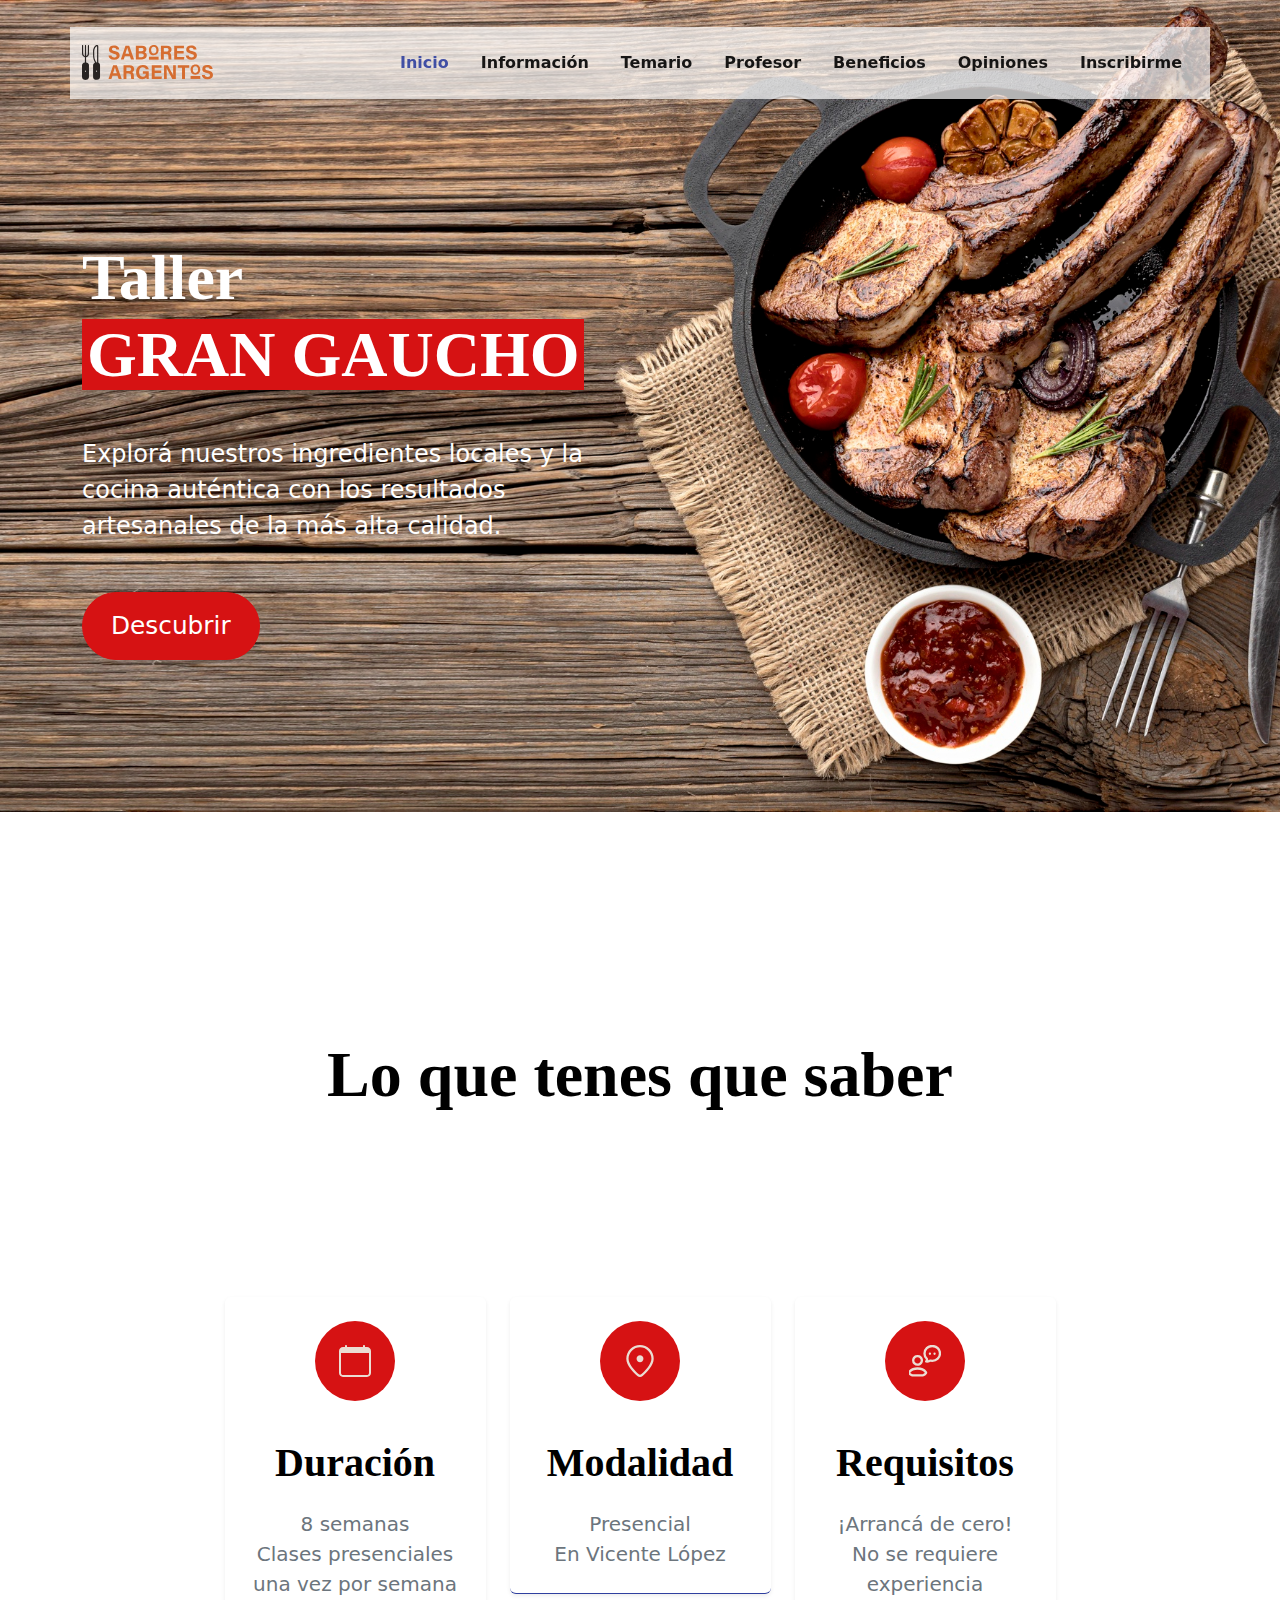
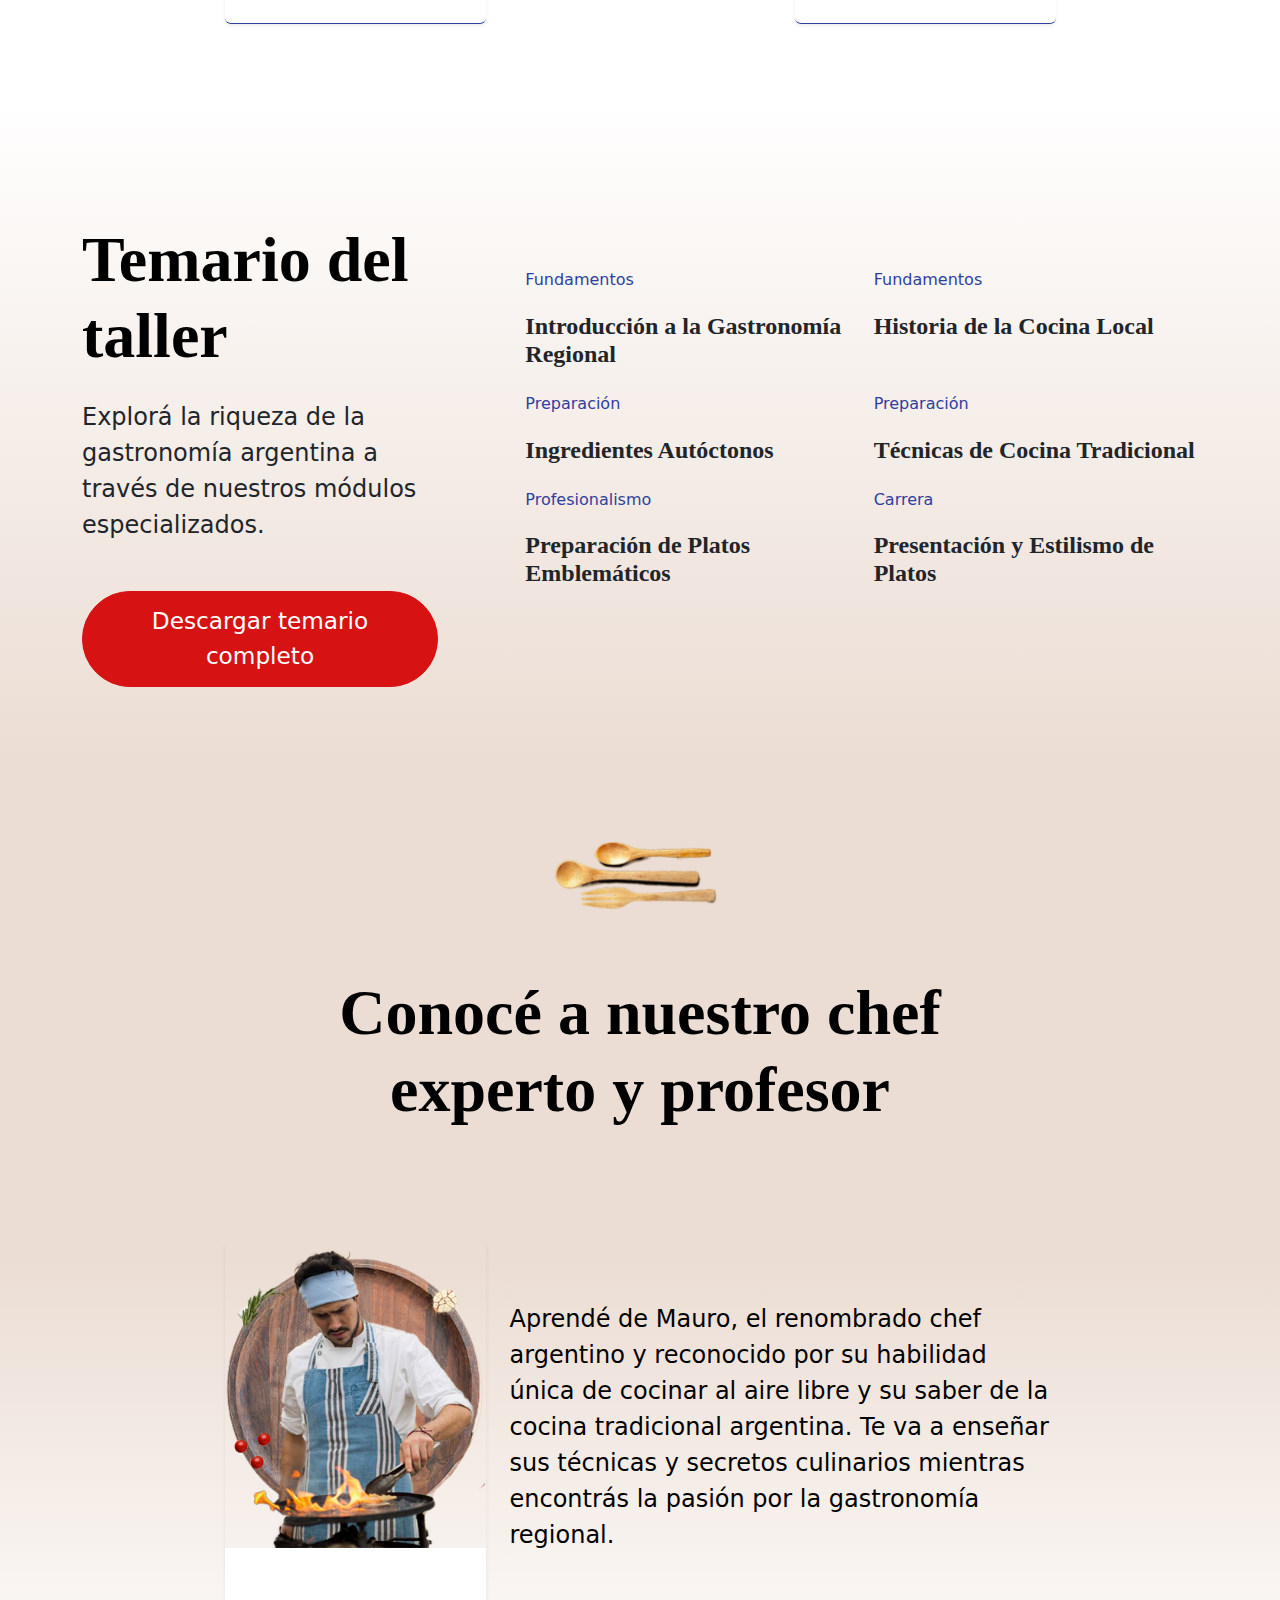
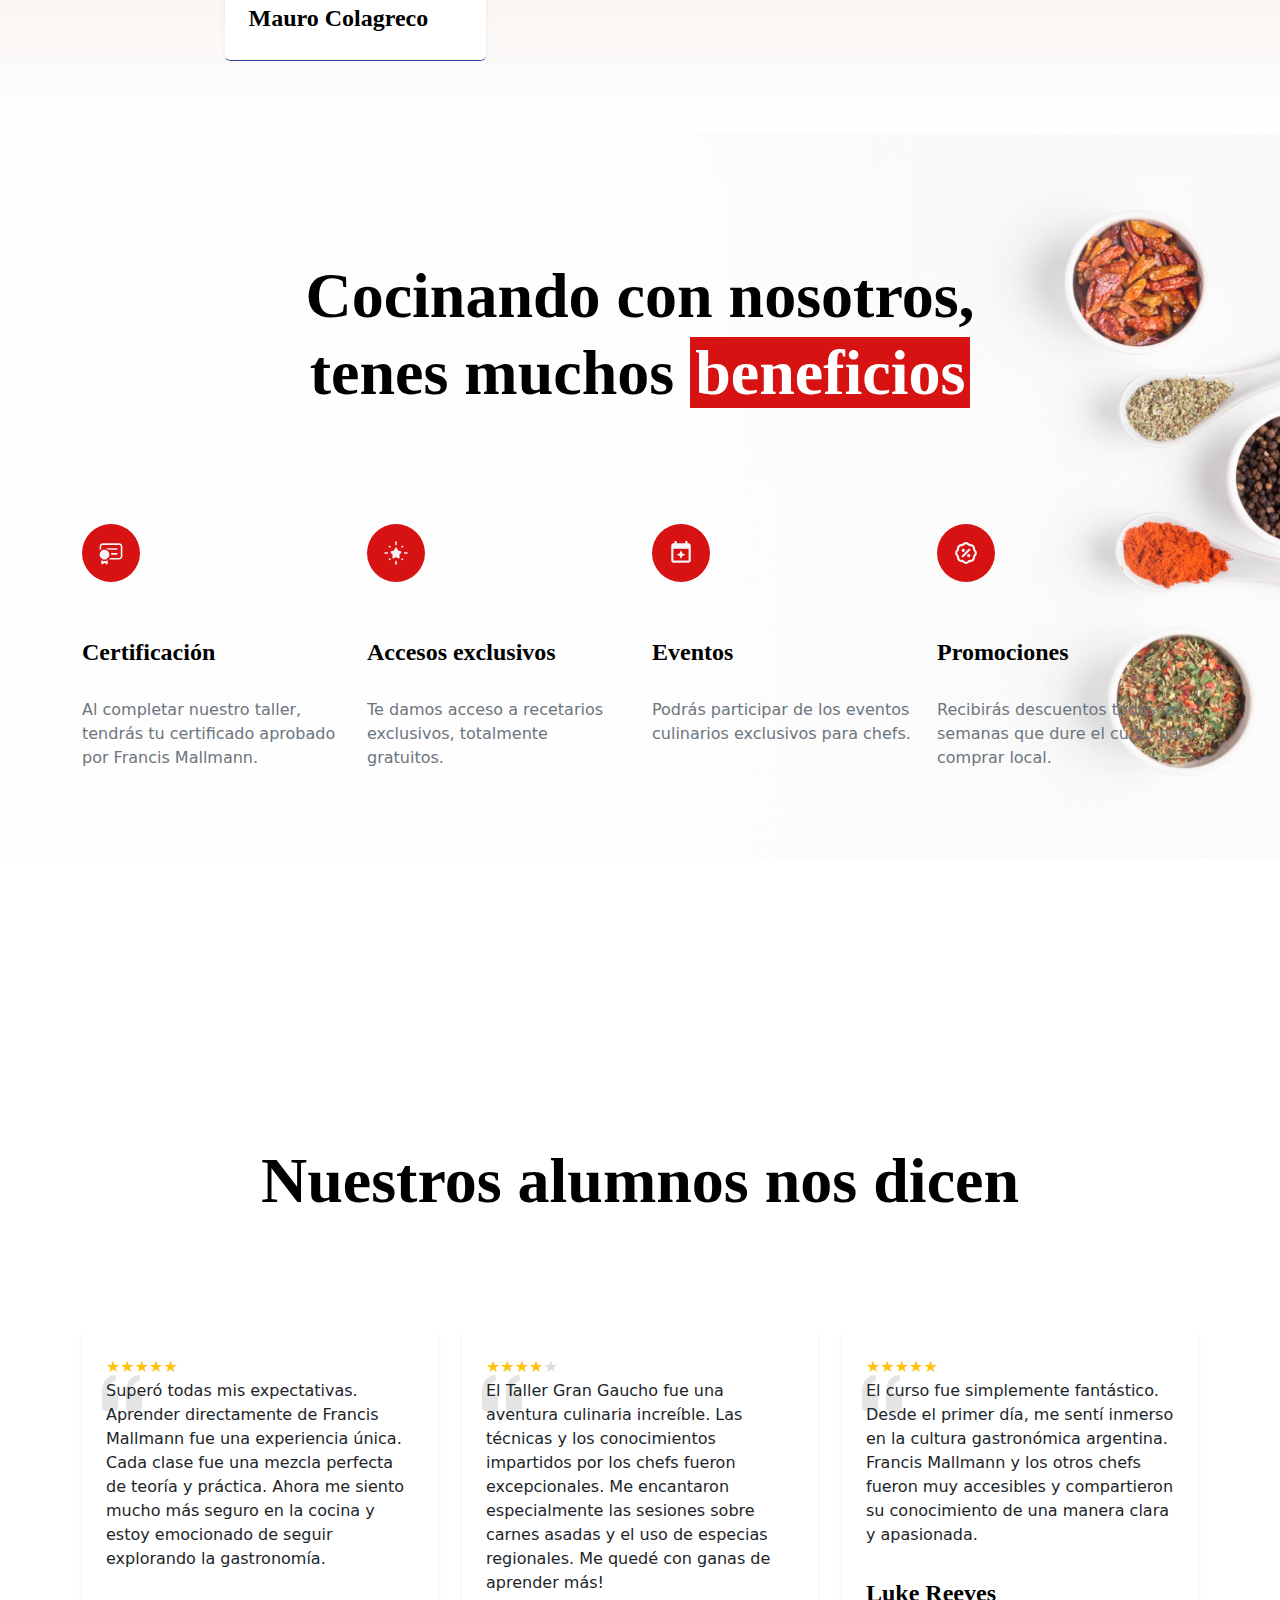
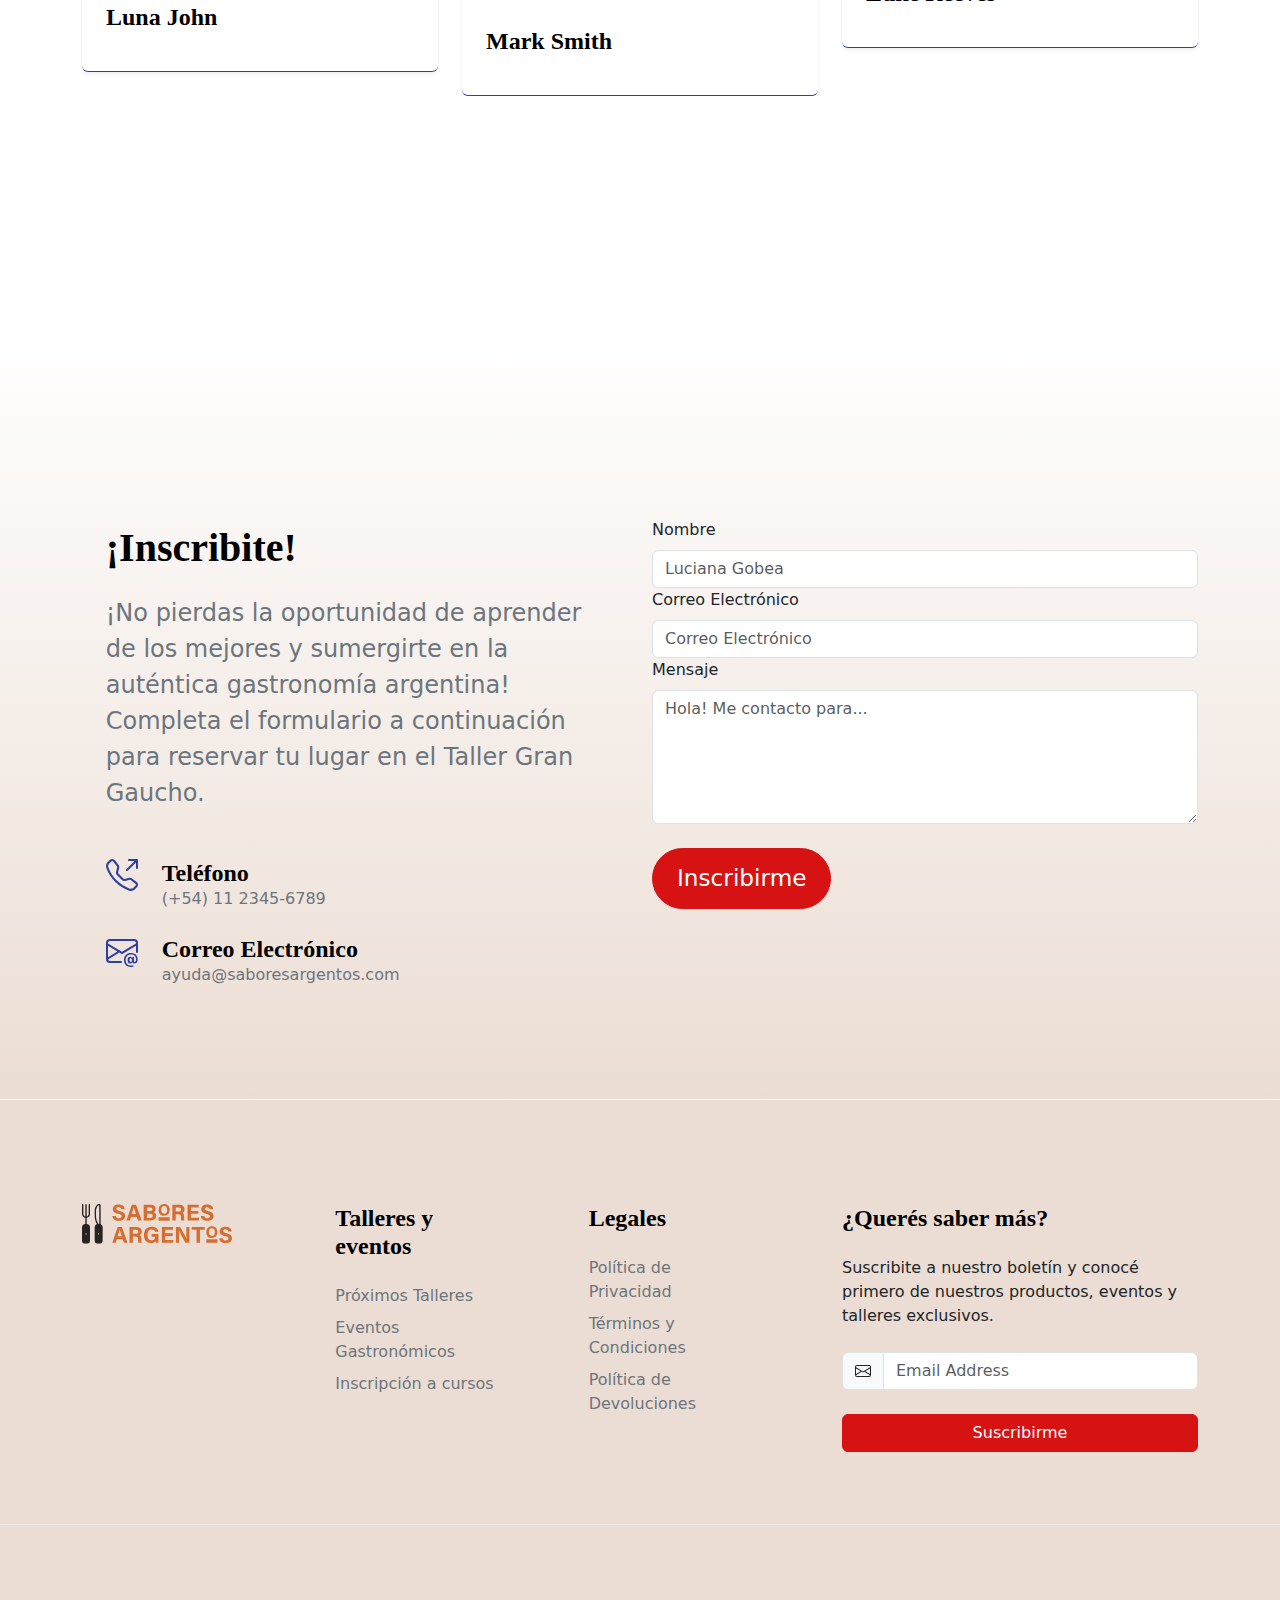
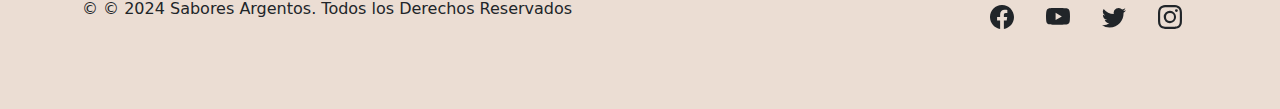
<file: Detalle/index2.html>
<!doctype html>
<html lang="en">

<head>
  <!-- Required Meta Tags -->
  <meta charset="utf-8">
  <meta name="viewport" content="width=device-width, initial-scale=1">

  <!-- Document Title, Description, and Author -->
  <title>Sabores Argentos</title>
  <meta name="description" content="Wave is a Bootstrap 5 One Page Template.">
  <meta name="author" content="BootstrapBrain">

  <!-- Favicon and Touch Icons -->
  <link rel="icon" type="image/png" sizes="512x512" href="./assets/img/icons/icon.svg">

  <!-- Google Fonts Files -->
  <link rel="preconnect" href="https://fonts.googleapis.com">
  <link rel="preconnect" href="https://fonts.gstatic.com" crossorigin>
  <link href="https://fonts.googleapis.com/css2?family=Oswald:wght@200;300;400;500;600;700&family=Satisfy&display=swap" rel="stylesheet">

  <!-- CSS Files -->
  <link rel="stylesheet" href="assets/css/wave-bsb.css">

  <!-- BSB Head -->
</head>

<body data-bs-spy="scroll" data-bs-target="#bsb-tpl-navbar" data-bs-smooth-scroll="true" tabindex="0">
  <!-- Asegúrate de que la clase bsb-tpl-bg-blue esté aplicada a la sección correcta -->
  <div class="bg-testimonial">
  <!-- Header -->
  <header id="header" class="sticky-top bsb-tpl-header-sticky bsb-tpl-header-sticky-animationX">

    <!-- Navbar 1 - Bootstrap Brain Component -->
    <nav id="scrollspyNav" class="navbar navbar-expand-lg bsb-navbar bsb-navbar-hover bsb-navbar-caret bsb-tpl-navbar-sticky" data-bsb-sticky-target="#header">
      <div class="container" >
        <a class="navbar-brand" href="index.html">
          <img src="./assets/img/branding/logo-sab.svg" class="bsb-tpl-logo" alt="">
        </a>
        <button class="navbar-toggler border-0" type="button" data-bs-toggle="offcanvas" data-bs-target="#offcanvasNavbar" aria-controls="offcanvasNavbar">
          <svg xmlns="http://www.w3.org/2000/svg" width="24" height="24" fill="currentColor" class="bi bi-list" viewBox="0 0 16 16">
            <path fill-rule="evenodd" d="M2.5 12a.5.5 0 0 1 .5-.5h10a.5.5 0 0 1 0 1H3a.5.5 0 0 1-.5-.5zm0-4a.5.5 0 0 1 .5-.5h10a.5.5 0 0 1 0 1H3a.5.5 0 0 1-.5-.5zm0-4a.5.5.5 0 0 1 .5-.5h10a.5.5 0 0 1 0 1H3a.5.5 0 0 1-.5-.5z" />
          </svg>
        </button>
        <div class="offcanvas offcanvas-end" tabindex="-1" id="offcanvasNavbar" aria-labelledby="offcanvasNavbarLabel">
          <div class="offcanvas-header">
            <h5 class="offcanvas-title" id="offcanvasNavbarLabel">Menu</h5>
            <button type="button" class="btn-close" data-bs-dismiss="offcanvas" aria-label="Close"></button>
          </div>
          <div class="offcanvas-body">
            <ul id="bsb-tpl-navbar" class="navbar-nav justify-content-end flex-grow-1">
              <li class="nav-item">
                <a class="nav-link active" href="../index.html" aria-current="page" data-bs-dismiss="offcanvas" data-bs-target="#offcanvasNavbar">Inicio</a>
              </li>
              <li class="nav-item">
                <a class="nav-link" href="#scrollspyServices" data-bs-dismiss="offcanvas" data-bs-target="#offcanvasNavbar">Información</a>
              </li>
              <li class="nav-item">
                <a class="nav-link" href="#scrollspyBlog" data-bs-dismiss="offcanvas" data-bs-target="#offcanvasNavbar">Temario</a>
              </li>
              <li class="nav-item">
                <a class="nav-link" href="#scrollspyPricing" data-bs-dismiss="offcanvas" data-bs-target="#offcanvasNavbar">Profesor</a>
              </li>
              <li class="nav-item">
                <a class="nav-link" href="#scrollspyTeam" data-bs-dismiss="offcanvas" data-bs-target="#offcanvasNavbar">Beneficios</a>
              </li>
              <li class="nav-item">
                <a class="nav-link" href="#testimonials" data-bs-dismiss="offcanvas" data-bs-target="#offcanvasNavbar">Opiniones</a>
              </li>
              <li class="nav-item">
                <a class="nav-link" href="#scrollspyPortfolio" data-bs-dismiss="offcanvas" data-bs-target="#offcanvasNavbar">Inscribirme</a>
              </li>
            </ul>
          </div>
        </div>
      </div>
    </nav>

  </header>

  <!-- Hero 2 - Bootstrap Brain Component -->
  <section id="scrollspyHero" class="bsb-hero-2 py-5 py-xl-8 py-xxl-10 ">
    <div class="container overflow-hidden">
      <div class="row gy-3 gy-lg-0 align-items-lg-center justify-content-lg-between">
        <div class="col-12 col-lg-6 order-1 order-lg-0">
          <h1 class="display-3 fw-bolder mb-3">Taller <br><span class="resaltado"> GRAN GAUCHO</span></h1>
          <p class="fs-4 mb-5">Explorá nuestros ingredientes locales y la cocina auténtica con los resultados artesanales de la más alta calidad.</p>
          <div class="d-grid gap-2 d-sm-flex">
            <button type="button" class="btn btn-primary bsb-btn-3xl rounded-pill">Descubrir</button>
          </div>
        </div>
      </div>
    </div>
  </section>
</div>

  <!-- Fact 1 - Bootstrap Brain Component -->
<section id="scrollspyServices" class="py-5 py-xl-8 bsb-section-py-xxl-1">
  <div class="container mb-5 mb-md-6 mb-xl-10 mt-custom">
    <div class="row justify-content-md-center">
      <div class="col-12 col-md-10 col-lg-9 col-xl-8 col-xxl-7 text-center">
        <h2 class="display-3 fw-bolder mb-4">Lo que tenes que saber</h2>
      </div>
    </div>
  </div>
  <div class="container pt-5 pt-xl-8 bsb-section-pt-xxl-1">
    <div class="row gy-4 justify-content-center">
      <div class="col-12 col-sm-6 col-xl-3">
        <div class="card border-0 border-bottom border-primary shadow-sm">
          <div class="card-body text-center p-4 p-xxl-5">
            <div class="btn btn-primary bsb-btn-circle bsb-btn-circle-4xl pe-none mb-2 bsb-tpl-bg-yellow text-primary border-0">
              <img src="./assets/img/blog/bi_calendar.svg" width="32" height="32" alt="Icono de Calendario">
            </div>
            <h3 class="h1 mb-2">Duración</h3> <br>
            <p class="fs-5 mb-0 text-secondary">8 semanas <br> Clases presenciales una vez por semana</p>
          </div>
        </div>
      </div>
      <div class="col-12 col-sm-6 col-xl-3">
        <div class="card border-0 border-bottom border-primary shadow-sm">
          <div class="card-body text-center p-4 p-xxl-5">
            <div class="btn btn-primary bsb-btn-circle bsb-btn-circle-4xl pe-none mb-2 bsb-tpl-bg-green text-primary border-0">
              <img src="./assets/img/blog/fluent_location-16-regular.svg" width="32" height="32" alt="Icono de Ubicación">
            </div>
            <h3 class="h1 mb-2">Modalidad</h3> <br>
            <p class="fs-5 mb-0 text-secondary">Presencial <br> En Vicente López</p>
          </div>
        </div>
      </div>
      <div class="col-12 col-sm-6 col-xl-3">
        <div class="card border-0 border-bottom border-primary shadow-sm">
          <div class="card-body text-center p-4 p-xxl-5">
            <div class="btn btn-primary bsb-btn-circle bsb-btn-circle-4xl pe-none mb-2 bsb-tpl-bg-pink text-primary border-0">
              <img src="./assets/img/blog/hugeicons_question.svg" width="32" height="32" alt="Icono de Pregunta">
            </div>
            <h3 class="h1 mb-2">Requisitos</h3> <br>
            <p class="fs-5 mb-0 text-secondary">¡Arrancá de cero!<br>
              No se requiere experiencia</p>
          </div>
        </div>
      </div>
    </div>
  </div>
</section>

 <!-- Section - Blog -->
    <!-- Blog 2 - Bootstrap Brain Component -->
    <section id="scrollspyBlog" class="bsb-tpl-bg-linen py-5 py-xl-8 bsb-section-py-xxl-1" style="background: var(--Linear, linear-gradient(0deg, #EBDDD3 0%, #FFF 100%));">
      <div class="container">
        <div class="row gy-5 gy-lg-0 align-items-center">
          <div class="col-12 col-lg-4">
            <h2 class="display-3 fw-bolder mb-4">Temario del taller</h2>
            <p class="fs-4 mb-4 mb-xl-5">Explorá la riqueza de la gastronomía argentina a través de nuestros módulos especializados.</p>
            <a href="#!" class="btn bsb-btn-2xl btn-primary rounded-pill">Descargar temario completo</a>
          </div>
          <div class="col-12 col-lg-8">
            <div class="row justify-content-xl-end">
              <div class="col-12 col-xl-11">
                <div class="row gy-4 gy-xxl-5 gx-xxl-5">
                  <div class="col-12 col-lg-6">
                    <article>
                    
                      </figure>
                      <div class="entry-header mb-3">
                        <ul class="entry-meta list-unstyled d-flex mb-2">
                          <li>
                            <a class="link-primary text-decoration-none" href="#!">Fundamentos</a>
                          </li>
                        </ul>
                        <h2 class="entry-title h4 mb-0">
                          <a class="link-dark text-decoration-none" href="#!">Introducción a la Gastronomía Regional</a>
                        </h2>
                      </div>
                    </article>
                  </div>
                  <div class="col-12 col-lg-6">
                    <article>
                
                      </figure>
                      <div class="entry-header mb-3">
                        <ul class="entry-meta list-unstyled d-flex mb-2">
                          <li>
                            <a class="link-primary text-decoration-none" href="#!">Fundamentos</a>
                          </li>
                        </ul>
                        <h2 class="entry-title h4 mb-0">
                          <a class="link-dark text-decoration-none" href="#!">Historia de la Cocina Local</a>
                        </h2>
                      </div>
                     
                    </article>
                  </div>
                  <div class="col-12 col-lg-6">
                    <article>
                       
                      </figure>
                      <div class="entry-header mb-3">
                        <ul class="entry-meta list-unstyled d-flex mb-2">
                          <li>
                            <a class="link-primary text-decoration-none" href="#!">Preparación</a>
                          </li>
                        </ul>
                        <h2 class="entry-title h4 mb-0">
                          <a class="link-dark text-decoration-none" href="#!">Ingredientes Autóctonos</a>
                        </h2>
                      </div>
                     
                    </article>
                  </div>
                  <div class="col-12 col-lg-6">
                    <article>
                        
                      </figure>
                      <div class="entry-header mb-3">
                        <ul class="entry-meta list-unstyled d-flex mb-2">
                          <li>
                            <a class="link-primary text-decoration-none" href="#!">Preparación</a>
                          </li>
                        </ul>
                        <h2 class="entry-title h4 mb-0">
                          <a class="link-dark text-decoration-none" href="#!">Técnicas de Cocina Tradicional</a>
                        </h2>
                      </div>
                    </article>
                  </article>
                </div>
                <div class="col-12 col-lg-6">
                  <article>
                      
                    </figure>
                    <div class="entry-header mb-3">
                      <ul class="entry-meta list-unstyled d-flex mb-2">
                        <li>
                          <a class="link-primary text-decoration-none" href="#!">Profesionalismo</a>
                        </li>
                      </ul>
                      <h2 class="entry-title h4 mb-0">
                        <a class="link-dark text-decoration-none" href="#!">Preparación de Platos 
                          Emblemáticos</a>
                      </h2>
                    </div>
                  </article>
                </article>
              </div>
              <div class="col-12 col-lg-6">
                <article>
                    
                  </figure>
                  <div class="entry-header mb-3">
                    <ul class="entry-meta list-unstyled d-flex mb-2">
                      <li>
                        <a class="link-primary text-decoration-none" href="#!">Carrera</a>
                      </li>
                    </ul>
                    <h2 class="entry-title h4 mb-0">
                      <a class="link-dark text-decoration-none" href="#!">Presentación y Estilismo de Platos</a>
                    </h2>
                  </div>
                </article>
                  </div>
                </div>
              </div>
            </div>
          </div>
        </div>
      </div>
    </section>

 <!-- Section - Team -->
 <section class="custom-bg">
 <section id="scrollspyTeam" class="py-5 py-xl-8 bsb-section-py-xxl-1">
  <div class="container mb-5 mb-md-6 mb-xl-10">
    <div class="row justify-content-center"> <!-- Cambié justify-content-md-center por justify-content-center -->
      <div class="col-12 col-md-10 col-lg-9 col-xl-8 col-xxl-7 text-center">
        <div class="mb-4">
          <img src="./assets/img/cta/Frame 36.png" alt="Descripción de la imagen" width="255" height="90" class="img-fluid">
        </div>
        <h2 class="display-3 fw-bolder mb-4">Conocé a nuestro chef experto y profesor</h2>
      </div>
    </div>
  </div>
    <div class="container overflow-hidden">
      <div class="row gy-4 gy-lg-0 gx-xxl-5 justify-content-center">
        <!-- Columna de la Imagen -->
        <div class="col-12 col-md-6 col-lg-3">
          <div class="card border-0 border-bottom border-primary shadow-sm overflow-hidden" style="background: transparent;">
            <div class="card-body p-0">
              <figure class="m-0 p-0">
                <img class="img-fluid" loading="lazy" src="./assets/img/cta/chef-carnes-2.png" alt="">
                <figcaption class="m-0 p-4" style="background-color: var(--bs-body-bg);">
                  <h4 class="mb-1">Mauro Colagreco</h4>
                </figcaption>
              </figure>
            </div>
          </div>
        </div>
        <!-- Columna del Párrafo -->
        <div class="col-12 col-md-6 col-lg-6 d-flex align-items-center">
          <p class="fs-4 mb-5 text-black">Aprendé de Mauro, el renombrado chef argentino y reconocido por su habilidad única de cocinar al aire libre y su saber de la cocina tradicional argentina. Te va a enseñar sus técnicas y secretos culinarios mientras encontrás la pasión por la gastronomía regional.</p>
        </div>
      </div>
    </div>
    </section>
  </section>
  

 <!-- Service 3 - Bootstrap Brain Component -->
<section id="scrollspyServices" class="py-5 py-xl-8 bsb-section-py-xxl-1 portfolio-background">
  <div class="container mb-5 mb-md-6 mb-xl-10">
    <div class="row justify-content-md-center">
      <div class="col-12 col-md-10 col-lg-9 col-xl-8 col-xxl-7 text-center">
        <h2 class="display-3 fw-bolder mb-4">Cocinando con nosotros, tenes muchos <span class=resaltado>beneficios</span></h2>
      </div>
    </div>
  </div>

  <div class="container overflow-hidden">
    <div class="row gy-5 gx-md-4 gy-lg-0 gx-xxl-5 justify-content-center">
      <div class="col-11 col-sm-6 col-lg-3">
        <div class="badge bsb-tpl-bg-yellow text-primary p-3 mb-4">
          <img src="./assets/img/blog/fluent_certificate-16-regular (1).svg" width="26" height="26" fill="currentColor" class="bi bi-pie-chart" viewBox="0 0 16 16">
            <path d="M7.5 1.018a7 7 0 0 0-4.79 11.566L7.5 7.793V1.018zm1 0V7.5h6.482A7.001 7.001 0 0 0 8.5 1.018zM14.982 8.5H8.207l-4.79 4.79A7 7 0 0 0 14.982 8.5zM0 8a8 8 0 1 1 16 0A8 8 0 0 1 0 8z" />
          </svg>
        </div>
        <h4 class="mb-3">Certificación</h4>
        <p class="mb-3 text-secondary">Al completar nuestro taller, tendrás tu certificado aprobado por Francis Mallmann.</p>
      
      </div>
      <div class="col-11 col-sm-6 col-lg-3">
        <div class="badge bsb-tpl-bg-green text-primary p-3 mb-4">
          <img src="./assets/img/blog/solar_star-shine-bold (1).svg" width="26" height="26" fill="currentColor" class="bi bi-aspect-ratio" viewBox="0 0 16 16">
            <path d="M0 3.5A1.5 1.5 0 0 1 1.5 2h13A1.5 1.5 0 0 1 16 3.5v9a1.5 1.5 0 0 1-1.5 1.5h-13A1.5 1.5 0 0 1 0 12.5v-9zM1.5 3a.5.5 0 0 0-.5.5v9a.5.5 0 0 0 .5.5h13a.5.5 0 0 0 .5-.5v-9a.5.5 0 0 0-.5-.5h-13z" />
            <path d="M2 4.5a.5.5 0 0 1 .5-.5h3a.5.5 0 0 1 0 1H3v2.5a.5.5 0 0 1-1 0v-3zm12 7a.5.5 0 0 1-.5.5h-3a.5.5 0 0 1 0-1H13V8.5a.5.5 0 0 1 1 0v3z" />
          </svg>
        </div>
        <h4 class="mb-3">Accesos exclusivos</h4>
        <p class="mb-3 text-secondary">Te damos acceso a recetarios exclusivos, totalmente gratuitos.</p>
       
      </div>
      <div class="col-11 col-sm-6 col-lg-3">
        <div class="badge bsb-tpl-bg-pink text-primary p-3 mb-4">
          <img src="./assets/img/blog/mdi_event-auto (1).svg" width="26" height="26" fill="currentColor" class="bi bi-airplane-engines" viewBox="0 0 16 16">
            <path d="M8 0c-.787 0-1.292.592-1.572 1.151A4.347 4.347 0 0 0 6 3v3.691l-2 1V7.5a.5.5 0 0 0-.5-.5h-1a.5.5 0 0 0-.5.5v1.191l-1.17.585A1.5 1.5 0 0 0 0 10.618V12a.5.5 0 0 0 .582.493l1.631-.272.313.937a.5.5 0 0 0 .948 0l.405-1.214 2.21-.369.375 2.253-1.318 1.318A.5.5 0 0 0 5.5 16h5a.5.5 0 0 0 .354-.854l-1.318-1.318.375-2.253 2.21.369.405 1.214a.5.5 0 0 0 .948 0l.313-.937 1.63.272A.5.5 0 0 0 16 12v-1.382a1.5 1.5 0 0 0-.83-1.342L14 8.691V7.5a.5.5 0 0 0-.5-.5h-1a.5.5 0 0 0-.5.5v.191l-2-1V3c0-.568-.14-1.271-.428-1.849C9.292.591 8.787 0 8 0ZM7 3c0-.432.11-.979.322-1.401C7.542 1.159 7.787 1 8 1c.213 0 .458.158.678.599C8.889 2.02 9 2.569 9 3v4a.5.5 0 0 0 .276.447l5.448 2.724a.5.5 0 0 1 .276.447v.792l-5.418-.903a.5.5 0 0 0-.575.41l-.5 3a.5.5 0 0 0 .14.437l.646.646H6.707l.647-.646a.5.5 0 0 0 .14-.436l-.5-3a.5.5 0 0 0-.576-.411L1 11.41v-.792a.5.5 0 0 1 .276-.447l5.448-2.724A.5.5 0 0 0 7 7V3Z" />
          </svg>
        </div>
        <h4 class="mb-3">Eventos</h4>
        <p class="mb-3 text-secondary">Podrás participar de los eventos culinarios exclusivos para chefs.</p>
       
      </div>
      <div class="col-11 col-sm-6 col-lg-3">
        <div class="badge bsb-tpl-bg-cyan text-primary p-3 mb-4">
          <img src="./assets/img/blog/mingcute_sale-line (1).svg" width="26" height="26" fill="currentColor" class="bi bi-alarm" viewBox="0 0 16 16">
            <path d="M8.5 5.5a.5.5 0 0 0-1 0v3.362l-1.429 2.38a.5.5 0 1 0 .858.515l1.5-2.5A.5.5 0 0 0 8.5 9V5.5z" />
            <path d="M6.5 0a.5.5 0 0 0 0 1H7v1.07a7.001 7.001 0 0 0-3.273 12.474l-.602.602a.5.5 0 0 0 .707.708l.746-.746A6.97 6.97 0 0 0 8 16a6.97 6.97 0 0 0 3.422-.892l.746.746a.5.5 0 0 0 .707-.708l-.601-.602A7.001 7.001 0 0 0 9 2.07V1h.5a.5.5 0 0 0 0-1h-3zm1.038 3.018a6.093 6.093 0 0 1 .924 0 6 6 0 1 1-.924 0zM0 3.5c0 .753.333 1.429.86 1.887A8.035 8.035 0 0 1 4.387 1.86 2.5 2.5 0 0 0 0 3.5zM13.5 1c-.753 0-1.429.333-1.887.86a8.035 8.035 0 0 1 3.527 3.527A2.5 2.5 0 0 0 13.5 1z" />
          </svg>
        </div>
        <h4 class="mb-3">Promociones</h4>
        <p class="mb-3 text-secondary">Recibirás descuentos todas las semanas que dure el curso para comprar local.</p>
        
      </div>
    </div>
  </div>
</section>


    <!-- Call To Action 1 - Bootstrap Brain Component -->
    <section class="bsb-cta-1 px-2 bsb-overlay" style="background-image: url('./assets/img/about/Section (10).png');">

   
          <section class="py-5 py-xl-8 bsb-section-py-xxl-1">
            <div class="container mb-5 mb-md-6 mb-xl-10">
              <div class="row justify-content-md-center">
                <div class="col-xxl-10 text-center">
                  <h2 class="display-3 fw-bolder mb-4">Nuestros alumnos nos dicen</h2>
                </div>
              </div>
            </div>
      
            <div class="container overflow-hidden">
              <div class="row gy-4 gy-md-0 gx-xxl-5">
                <div class="col-12 col-md-4">
                  <div class="card border-0 border-bottom border-primary shadow-sm">
                    <div class="card-body p-4 p-xxl-5">
                      <figure>
                       
                        <figcaption>
                          <div class="bsb-ratings text-warning mb-3" data-bsb-star="5" data-bsb-star-off="0"></div>
                          <blockquote class="bsb-blockquote-icon mb-4">Superó todas mis expectativas. Aprender directamente de Francis Mallmann fue una experiencia única. Cada clase fue una mezcla perfecta de teoría y práctica. Ahora me siento mucho más seguro en la cocina y estoy emocionado de seguir explorando la gastronomía.</blockquote>
                          <h4 class="mb-2">Luna John</h4>
                        </figcaption>
                      </figure>
                    </div>
                  </div>
                </div>
                <div class="col-12 col-md-4">
                  <div class="card border-0 border-bottom border-primary shadow-sm">
                    <div class="card-body p-4 p-xxl-5">
                      <figure>
                        
                        <figcaption>
                          <div class="bsb-ratings text-warning mb-3" data-bsb-star="4" data-bsb-star-off="1"></div>
                          <blockquote class="bsb-blockquote-icon mb-4">El Taller Gran Gaucho fue una aventura culinaria increíble. Las técnicas y los conocimientos impartidos por los chefs fueron excepcionales. Me encantaron especialmente las sesiones sobre carnes asadas y el uso de especias regionales. Me quedé con ganas de aprender más!</blockquote>
                          <h4 class="mb-2">Mark Smith</h4>
                        </figcaption>
                      </figure>
                    </div>
                  </div>
                </div>
                <div class="col-12 col-md-4">
                  <div class="card border-0 border-bottom border-primary shadow-sm">
                    <div class="card-body p-4 p-xxl-5">
                      <figure>
                        
                        <figcaption>
                          <div class="bsb-ratings text-warning mb-3" data-bsb-star="5" data-bsb-star-off="0"></div>
                          <blockquote class="bsb-blockquote-icon mb-4">El curso fue simplemente fantástico. Desde el primer día, me sentí inmerso en la cultura gastronómica argentina. Francis Mallmann y los otros chefs fueron muy accesibles y compartieron su conocimiento de una manera clara y apasionada.</blockquote>
                          <h4 class="mb-2">Luke Reeves</h4>
                        </figcaption>
                      </figure>
                    </div>
                  </div>
                </div>
              </div>
            </div>
            </section>
          </section>

 <!-- Contact 2 - Bootstrap Brain Component -->
<section id="scrollspyContact" class="py-5 py-xl-8 bsb-section-py-xxl-1" style="background: var(--Linear, linear-gradient(0deg, #EBDDD3 0%, #FFF 100%));">
  <div class="container">
    <div class="row gy-3 gy-md-4 gy-lg-0 align-items-lg-center">
      <div class="col-12 col-lg-6 order-lg-2">
        <form action="#" method="POST">
          <div class="mb-3">
            <label for="name" class="form-label">Nombre</label>
            <input type="text" class="form-control" id="name" name="name" placeholder="Luciana Gobea" required>
          </div>
          <div class="mb-3">
            <label for="email" class="form-label">Correo Electrónico</label>
            <input type="email" class="form-control" id="email" name="email" placeholder="Correo Electrónico" required>
          </div>
          <div class="mb-3">
            <label for="message" class="form-label">Mensaje</label>
            <textarea class="form-control" id="message" name="message" rows="5" placeholder="Hola! Me contacto para..." required></textarea>
          </div><br>
          <a href="#!" class="btn bsb-btn-2xl btn-primary rounded-pill">Inscribirme</a>
        </form>
      </div>
      <div class="col-12 col-lg-6 order-lg-1 mt-custom">
        <div class="row justify-content-xl-center">
          <div class="col-12 col-xl-11">
            <h2 class="h1 mb-3">¡Inscribite!</h2>
            <p class="lead fs-4 text-secondary mb-5">¡No pierdas la oportunidad de aprender de los mejores y sumergirte en la auténtica gastronomía argentina! Completa el formulario a continuación para reservar tu lugar en el Taller Gran Gaucho.</p>
            <div class="d-flex mb-4">
              <div class="me-4 text-primary">
            <div class="d-flex mb-4">
              <div class="me-4 text-primary">
                <svg xmlns="http://www.w3.org/2000/svg" width="32" height="32" fill="currentColor" class="bi bi-telephone-outbound" viewBox="0 0 16 16">
                  <path d="M3.654 1.328a.678.678 0 0 0-1.015-.063L1.605 2.3c-.483.484-.661 1.169-.45 1.77a17.568 17.568 0 0 0 4.168 6.608 17.569 17.569 0 0 0 6.608 4.168c.601.211 1.286.033 1.77-.45l1.034-1.034a.678.678 0 0 0-.063-1.015l-2.307-1.794a.678.678 0 0 0-.58-.122l-2.19.547a1.745 1.745 0 0 1-1.657-.459L5.482 8.062a1.745 1.745 0 0 1-.46-1.657l.548-2.19a.678.678 0 0 0-.122-.58L3.654 1.328zM1.884.511a1.745 1.745 0 0 1 2.612.163L6.29 2.98c.329.423.445.974.315 1.494l-.547 2.19a.678.678 0 0 0 .178.643l2.457 2.457a.678.678 0 0 0 .644.178l2.189-.547a1.745 1.745 0 0 1 1.494.315l2.306 1.794c.829.645.905 1.87.163 2.611l-1.034 1.034c-.74.74-1.846 1.065-2.877.702a18.634 18.634 0 0 1-7.01-4.42 18.634 18.634 0 0 1-4.42-7.009c-.362-1.03-.037-2.137.703-2.877L1.885.511zM11 .5a.5.5 0 0 1 .5-.5h4a.5.5 0 0 1 .5.5v4a.5.5 0 0 1-1 0V1.707l-4.146 4.147a.5.5 0 0 1-.708-.708L14.293 1H11.5a.5.5 0 0 1-.5-.5z" />
                </svg>
              </div>
              <div>
                <h4 class="mb-3" style="margin: 0px;">Teléfono</h4>
                <p class="mb-0">
                  <a class="link-secondary text-decoration-none" href="tel:+15057922430">(+54) 11 2345-6789</a>
                </p>
              </div>
            </div>
            <div class="d-flex">
              <div class="me-4 text-primary">
                <svg xmlns="http://www.w3.org/2000/svg" width="32" height="32" fill="currentColor" class="bi bi-envelope-at" viewBox="0 0 16 16">
                  <path d="M2 2a2 2 0 0 0-2 2v8.01A2 2 0 0 0 2 14h5.5a.5.5 0 0 0 0-1H2a1 1 0 0 1-.966-.741l5.64-3.471L8 9.583l7-4.2V8.5a.5.5 0 0 0 1 0V4a2 2 0 0 0-2-2H2Zm3.708 6.208L1 11.105V5.383l4.708 2.825ZM1 4.217V4a1 1 0 0 1 1-1h12a1 1 0 0 1 1 1v.217l-7 4.2-7-4.2Z" />
                  <path d="M14.247 14.269c1.01 0 1.587-.857 1.587-2.025v-.21C15.834 10.43 14.64 9 12.52 9h-.035C10.42 9 9 10.36 9 12.432v.214C9 14.82 10.438 16 12.358 16h.044c.594 0 1.018-.074 1.237-.175v-.73c-.245.11-.673.18-1.18.18h-.044c-1.334 0-2.571-.788-2.571-2.655v-.157c0-1.657 1.058-2.724 2.64-2.724h.04c1.535 0 2.484 1.05 2.484 2.326v.118c0 .975-.324 1.39-.639 1.39-.232 0-.41-.148-.41-.42v-2.19h-.906v.569h-.03c-.084-.298-.368-.63-.954-.63-.778 0-1.259.555-1.259 1.4v.528c0 .892.49 1.434 1.26 1.434.471 0 .896-.227 1.014-.643h.043c.118.42.617.648 1.12.648Zm-2.453-1.588v-.227c0-.546.227-.791.573-.791.297 0 .572.192.572.708v.367c0 .573-.253.744-.564.744-.354 0-.581-.215-.581-.8Z" />
                </svg>
              </div>
              <div>
                <h4 class="mb-3" style="margin: 0px;">Correo Electrónico</h4>
                <p>
                  <a class="link-secondary text-decoration-none" href="mailto:demo@yourdomain.com">ayuda@saboresargentos.com</a>
                </p>
              </div>
            </div>
          </div>
        </div>
      </div>
    </div>
  </div>
</section>

 <!-- Footer 2 - Bootstrap Brain Component -->
 <footer class="footer">

  <!-- Widgets - Bootstrap Brain Component -->
  <section class="bg-light py-4 py-md-5 py-xl-8 border-top border-light">
    <div class="container overflow-hidden">
      <div class="row gy-4 gy-lg-0 justify-content-xl-between">
        <div class="col-12 col-md-4 col-lg-3 col-xl-2">
          <div class="widget">
            <h4 class="widget-title mb-4"></h4>
            <a href="#!">
              <img src="./assets/img/branding/logo-sab.svg" alt="" class="bsb-tpl-logo-footer">
            </a>
          </div>
        </div>
        <div class="col-12 col-md-4 col-lg-3 col-xl-2">
          <div class="widget">
            <h4 class="widget-title mb-4">Talleres y eventos</h4>
            <ul class="list-unstyled">
              <li class="mb-2">
                <a href="#!" class="link-secondary text-decoration-none">Próximos Talleres</a>
              </li>
              <li class="mb-2">
                <a href="#!" class="link-secondary text-decoration-none">Eventos Gastronómicos</a>
              </li>
              <li class="mb-2">
                <a href="#!" class="link-secondary text-decoration-none">Inscripción a cursos</a>
              </li>
            
            </ul>
          </div>
        </div>
        <div class="col-12 col-md-4 col-lg-3 col-xl-2">
          <div class="widget">
            <h4 class="widget-title mb-4">Legales</h4>
            <ul class="list-unstyled">
              <li class="mb-2">
                <a href="#!" class="link-secondary text-decoration-none">Política de Privacidad</a>
              </li>
              <li class="mb-2">
                <a href="#!" class="link-secondary text-decoration-none">Términos y Condiciones</a>
              </li>
              <li class="mb-2">
                <a href="#!" class="link-secondary text-decoration-none">Política de Devoluciones</a>
              </li>
            
            </ul>
          </div>
        </div>
        <div class="col-12 col-lg-3 col-xl-4">
          <div class="widget">
            <h4 class="widget-title mb-4">¿Querés saber más?</h4>
              <p class="mb-4">Suscribite a nuestro boletín y conocé primero de nuestros productos, eventos y talleres exclusivos.</p>
              <form action="#!">
                <div class="row gy-4">
                  <div class="col-12">
                    <div class="input-group">
                      <span class="input-group-text" id="email-newsletter-addon">
                        <svg xmlns="http://www.w3.org/2000/svg" width="16" height="16" fill="currentColor" class="bi bi-envelope" viewBox="0 0 16 16">
                          <path d="M0 4a2 2 0 0 1 2-2h12a2 2 0 0 1 2 2v8a2 2 0 0 1-2 2H2a2 2 0 0 1-2-2V4Zm2-1a1 1 0 0 0-1 1v.217l7 4.2 7-4.2V4a1 1 0 0 0-1-1H2Zm13 2.383-4.708 2.825L15 11.105V5.383Zm-.034 6.876-5.64-3.471L8 9.583l-1.326-.795-5.64 3.47A1 1 0 0 0 2 13h12a1 1 0 0 0 .966-.741ZM1 11.105l4.708-2.897L1 5.383v5.722Z" />
                        </svg>
                      </span>
                      <input type="email" class="form-control" id="email-newsletter" value="" placeholder="Email Address" aria-label="email-newsletter" aria-describedby="email-newsletter-addon" required>
                    </div>
                  </div>
                  <div class="col-12">
                    <div class="d-grid">
                      <button class="btn btn-primary" type="submit">Suscribirme</button>
                    </div>
                  </div>
                </div>
              </form>
            </div>
          </div>
        </div>
      </div>
    </section>

  <!-- Copyright - Bootstrap Brain Component -->
  <div class="bg-light py-4 py-md-5 py-xl-8 border-top border-light-subtle">
    <div class="container overflow-hidden">
      <div class="row gy-4 gy-md-0">
        <div class="col-xs-12 col-md-7 order-1 order-md-0">
          <div class="copyright text-center text-md-start">
            &copy; © 2024 Sabores Argentos. Todos los Derechos Reservados
          </div>
          
        </div>

        <div class="col-xs-12 col-md-5 order-0 order-md-1">
          <ul class="nav justify-content-center justify-content-md-end">
            <li class="nav-item">
              <a class="nav-link link-dark" href="#!">
                <svg xmlns="http://www.w3.org/2000/svg" width="24" height="24" fill="currentColor" class="bi bi-facebook" viewBox="0 0 16 16">
                  <path d="M16 8.049c0-4.446-3.582-8.05-8-8.05C3.58 0-.002 3.603-.002 8.05c0 4.017 2.926 7.347 6.75 7.951v-5.625h-2.03V8.05H6.75V6.275c0-2.017 1.195-3.131 3.022-3.131.876 0 1.791.157 1.791.157v1.98h-1.009c-.993 0-1.303.621-1.303 1.258v1.51h2.218l-.354 2.326H9.25V16c3.824-.604 6.75-3.934 6.75-7.951z" />
                </svg>
              </a>
            </li>
            <li class="nav-item">
              <a class="nav-link link-dark" href="#!">
                <svg xmlns="http://www.w3.org/2000/svg" width="24" height="24" fill="currentColor" class="bi bi-youtube" viewBox="0 0 16 16">
                  <path d="M8.051 1.999h.089c.822.003 4.987.033 6.11.335a2.01 2.01 0 0 1 1.415 1.42c.101.38.172.883.22 1.402l.01.104.022.26.008.104c.065.914.073 1.77.074 1.957v.075c-.001.194-.01 1.108-.082 2.06l-.008.105-.009.104c-.05.572-.124 1.14-.235 1.558a2.007 2.007 0 0 1-1.415 1.42c-1.16.312-5.569.334-6.18.335h-.142c-.309 0-1.587-.006-2.927-.052l-.17-.006-.087-.004-.171-.007-.171-.007c-1.11-.049-2.167-.128-2.654-.26a2.007 2.007 0 0 1-1.415-1.419c-.111-.417-.185-.986-.235-1.558L.09 9.82l-.008-.104A31.4 31.4 0 0 1 0 7.68v-.123c.002-.215.01-.958.064-1.778l.007-.103.003-.052.008-.104.022-.26.01-.104c.048-.519.119-1.023.22-1.402a2.007 2.007 0 0 1 1.415-1.42c.487-.13 1.544-.21 2.654-.26l.17-.007.172-.006.086-.003.171-.007A99.788 99.788 0 0 1 7.858 2h.193zM6.4 5.209v4.818l4.157-2.408L6.4 5.209z" />
                </svg>
              </a>
            </li>
            <li class="nav-item">
              <a class="nav-link link-dark" href="#!">
                <svg xmlns="http://www.w3.org/2000/svg" width="24" height="24" fill="currentColor" class="bi bi-twitter" viewBox="0 0 16 16">
                  <path d="M5.026 15c6.038 0 9.341-5.003 9.341-9.334 0-.14 0-.282-.006-.422A6.685 6.685 0 0 0 16 3.542a6.658 6.658 0 0 1-1.889.518 3.301 3.301 0 0 0 1.447-1.817 6.533 6.533 0 0 1-2.087.793A3.286 3.286 0 0 0 7.875 6.03a9.325 9.325 0 0 1-6.767-3.429 3.289 3.289 0 0 0 1.018 4.382A3.323 3.323 0 0 1 .64 6.575v.045a3.288 3.288 0 0 0 2.632 3.218 3.203 3.203 0 0 1-.865.115 3.23 3.23 0 0 1-.614-.057 3.283 3.283 0 0 0 3.067 2.277A6.588 6.588 0 0 1 .78 13.58a6.32 6.32 0 0 1-.78-.045A9.344 9.344 0 0 0 5.026 15z" />
                </svg>
              </a>
            </li>
            <li class="nav-item">
              <a class="nav-link link-dark" href="#!">
                <svg xmlns="http://www.w3.org/2000/svg" width="24" height="24" fill="currentColor" class="bi bi-instagram" viewBox="0 0 16 16">
                  <path d="M8 0C5.829 0 5.556.01 4.703.048 3.85.088 3.269.222 2.76.42a3.917 3.917 0 0 0-1.417.923A3.927 3.927 0 0 0 .42 2.76C.222 3.268.087 3.85.048 4.7.01 5.555 0 5.827 0 8.001c0 2.172.01 2.444.048 3.297.04.852.174 1.433.372 1.942.205.526.478.972.923 1.417.444.445.89.719 1.416.923.51.198 1.09.333 1.942.372C5.555 15.99 5.827 16 8 16s2.444-.01 3.298-.048c.851-.04 1.434-.174 1.943-.372a3.916 3.916 0 0 0 1.416-.923c.445-.445.718-.891.923-1.417.197-.509.332-1.09.372-1.942C15.99 10.445 16 10.173 16 8s-.01-2.445-.048-3.299c-.04-.851-.175-1.433-.372-1.941a3.926 3.926 0 0 0-.923-1.417A3.911 3.911 0 0 0 13.24.42c-.51-.198-1.092-.333-1.943-.372C10.443.01 10.172 0 7.998 0h.003zm-.717 1.442h.718c2.136 0 2.389.007 3.232.046.78.035 1.204.166 1.486.275.373.145.64.319.92.599.28.28.453.546.598.92.11.281.24.705.275 1.485.039.843.047 1.096.047 3.231s-.008 2.389-.047 3.232c-.035.78-.166 1.203-.275 1.485a2.47 2.47 0 0 1-.599.919c-.28.28-.546.453-.92.598-.28.11-.704.24-1.485.276-.843.038-1.096.047-3.232.047s-2.39-.009-3.233-.047c-.78-.036-1.203-.166-1.485-.276a2.478 2.478 0 0 1-.92-.598 2.48 2.48 0 0 1-.6-.92c-.109-.281-.24-.705-.275-1.485-.038-.843-.046-1.096-.046-3.233 0-2.136.008-2.388.046-3.231.036-.78.166-1.204.276-1.486.145-.373.319-.64.599-.92.28-.28.546-.453.92-.598.282-.11.705-.24 1.485-.276.738-.034 1.024-.044 2.515-.045v.002zm4.988 1.328a.96.96 0 1 0 0 1.92.96.96 0 0 0 0-1.92zm-4.27 1.122a4.109 4.109 0 1 0 0 8.217 4.109 4.109 0 0 0 0-8.217zm0 1.441a2.667 2.667 0 1 1 0 5.334 2.667 2.667 0 0 1 0-5.334z" />
                </svg>
              </a>
            </li>
          </ul>
        </div>
      </div>
    </div>
  </div>
</footer>
</file>
